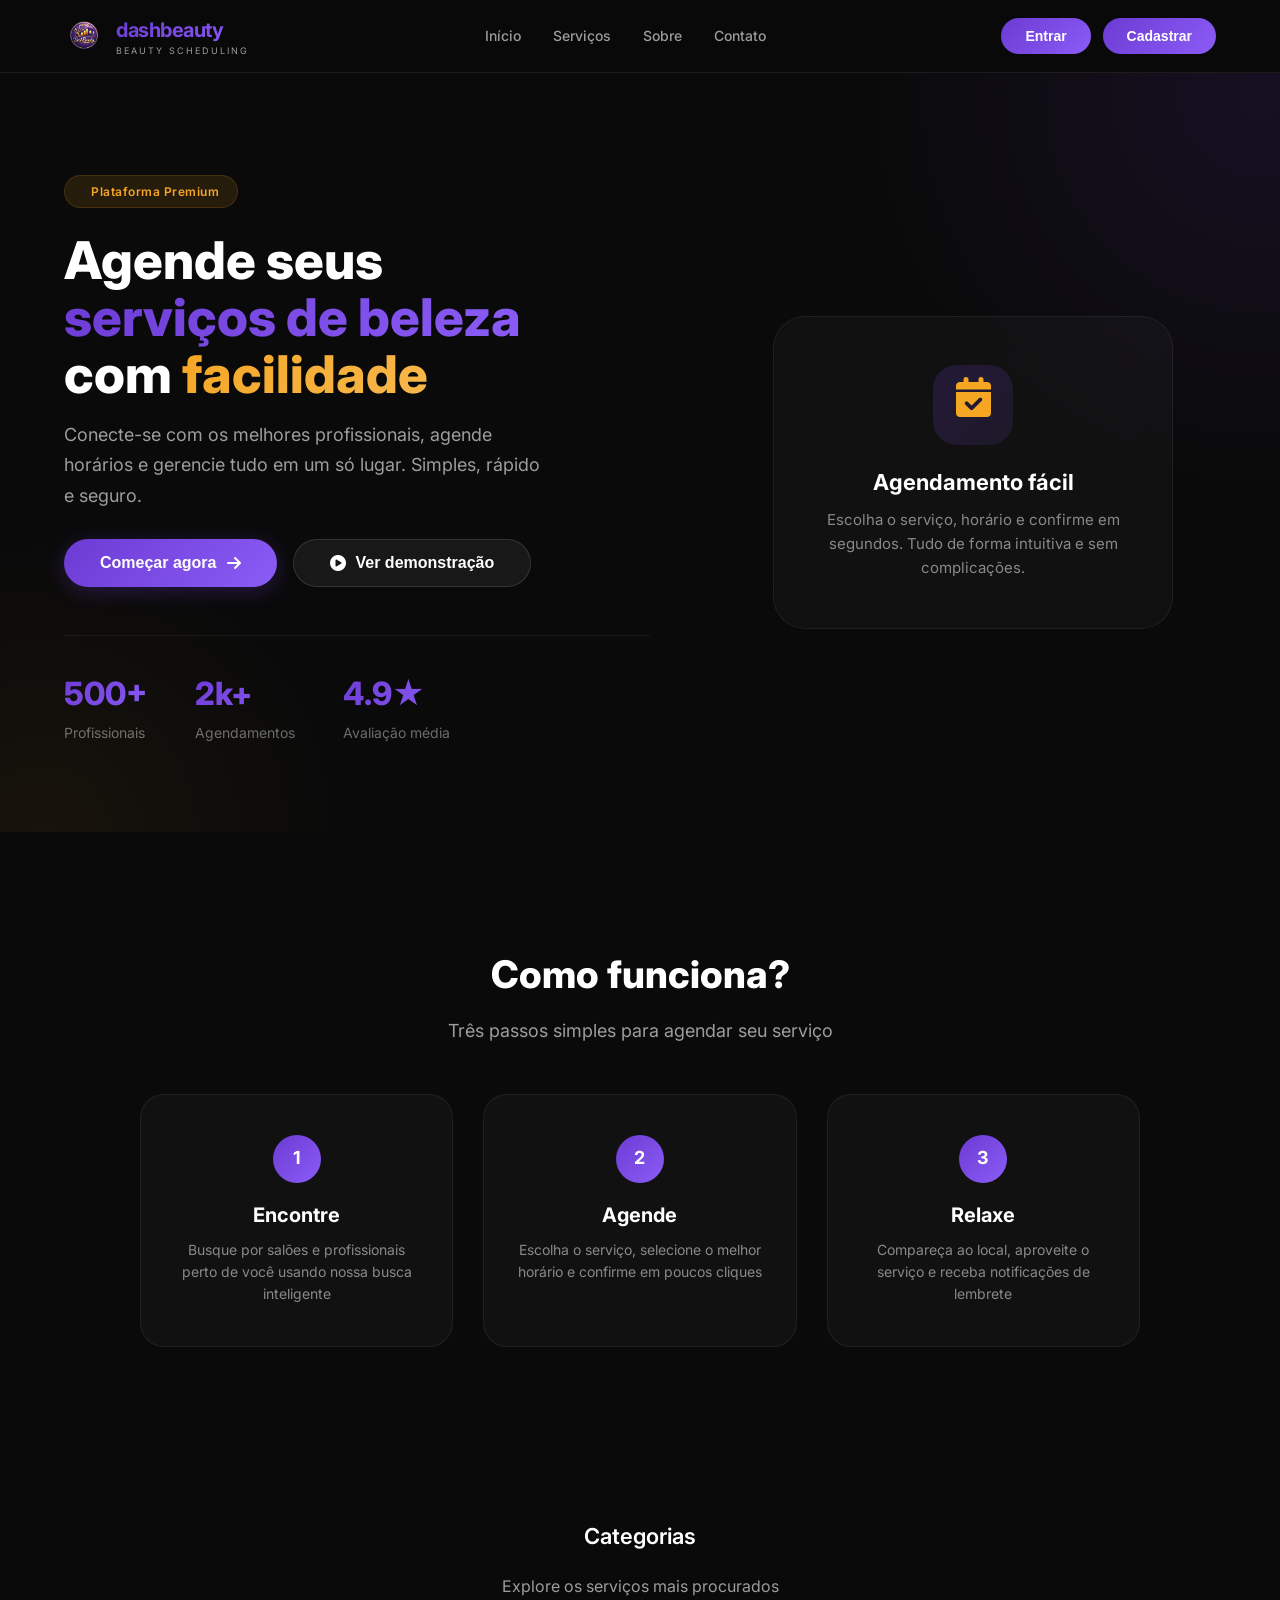
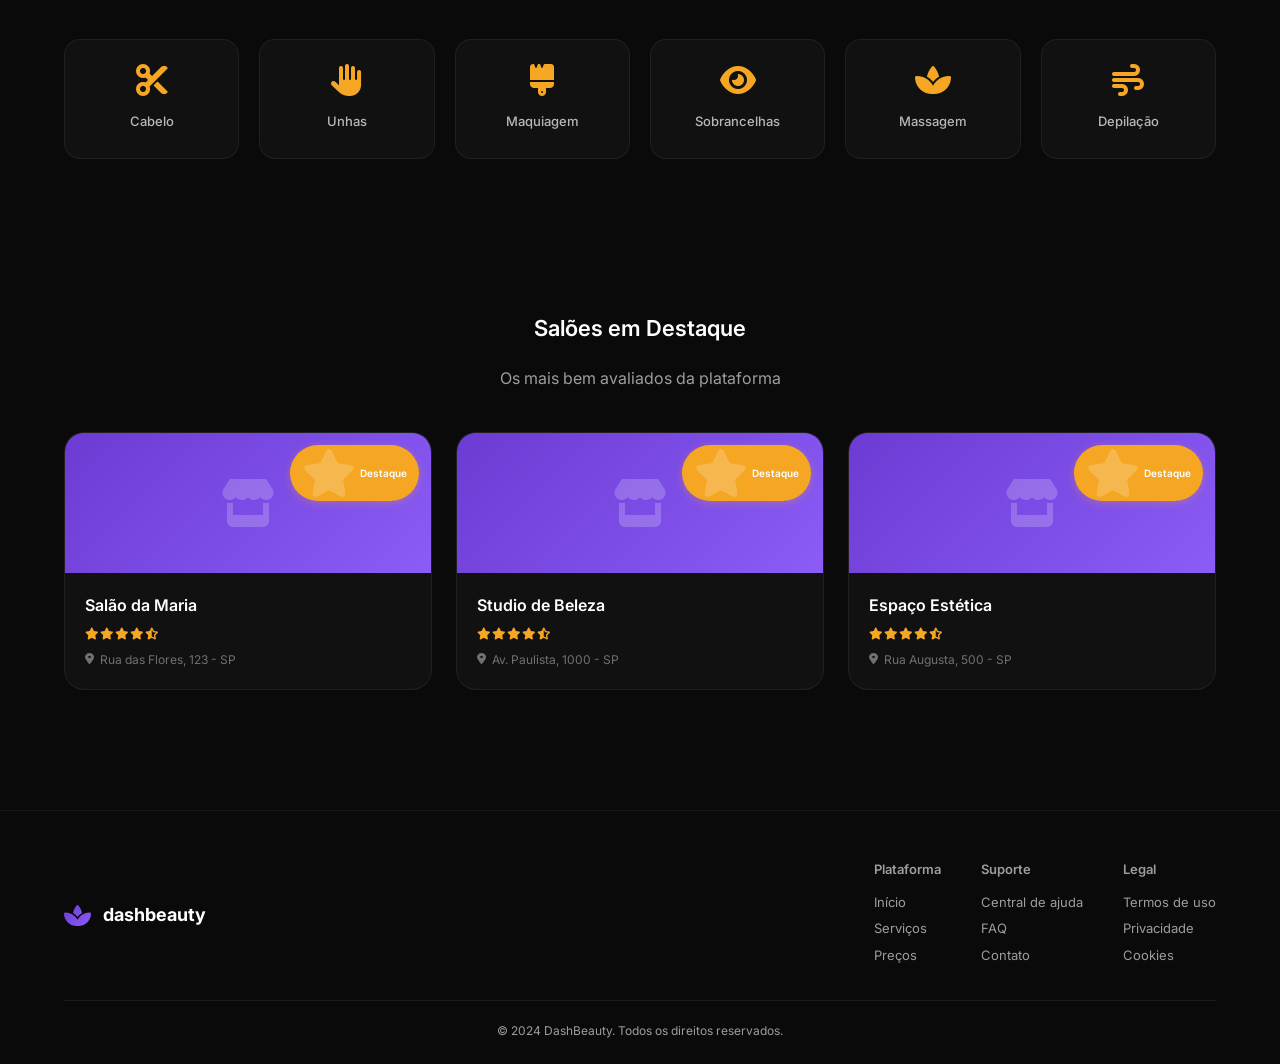
<file: public/index.html>
<!DOCTYPE html>
<html lang="pt-BR">
<head>
    <meta charset="UTF-8">
    <meta name="viewport" content="width=device-width, initial-scale=1.0">
    <title>DashBeauty | Agendamento de Beleza</title>
    <link rel="manifest" href="manifest.json">
    <link href="https://fonts.googleapis.com/css2?family=Inter:wght@300;400;500;600;700;800;900&display=swap" rel="stylesheet">
    <link rel="stylesheet" href="https://cdnjs.cloudflare.com/ajax/libs/font-awesome/6.5.1/css/all.min.css">
    <link rel="stylesheet" href="css/style.css">
    <style>
        /* ============================================
           ESTILOS EXCLUSIVOS DA TELA INICIAL
           ============================================ */
        
        /* Hero Section aprimorada */
        .hero {
            padding: 100px 0 60px;
            position: relative;
            overflow: hidden;
        }

        .hero::before {
            content: '';
            position: absolute;
            top: -50%;
            right: -30%;
            width: 800px;
            height: 800px;
            background: radial-gradient(circle, rgba(108, 59, 212, 0.12), transparent 70%);
            border-radius: 50%;
            pointer-events: none;
        }

        .hero::after {
            content: '';
            position: absolute;
            bottom: -40%;
            left: -20%;
            width: 600px;
            height: 600px;
            background: radial-gradient(circle, rgba(245, 166, 35, 0.06), transparent 70%);
            border-radius: 50%;
            pointer-events: none;
        }

        .hero .container {
            position: relative;
            z-index: 1;
            display: flex;
            align-items: center;
            gap: 80px;
            flex-wrap: wrap;
        }

        .hero-content {
            flex: 1 1 500px;
        }

        .hero-badge {
            display: inline-flex;
            align-items: center;
            gap: 8px;
            background: rgba(245, 166, 35, 0.12);
            color: #F5A623;
            padding: 6px 18px;
            border-radius: 9999px;
            font-size: 12px;
            font-weight: 600;
            border: 1px solid rgba(245, 166, 35, 0.15);
            margin-bottom: 24px;
            letter-spacing: 0.5px;
        }

        .hero-badge i {
            font-size: 14px;
        }

        .hero-title {
            font-size: 56px;
            font-weight: 900;
            line-height: 1.08;
            margin-bottom: 20px;
            color: #FFFFFF;
        }

        .hero-title .highlight {
            background: linear-gradient(135deg, #6C3BD4, #8B5CF6);
            -webkit-background-clip: text;
            -webkit-text-fill-color: transparent;
            background-clip: text;
        }

        .hero-title .highlight-gold {
            background: linear-gradient(135deg, #F5A623, #F7B84D);
            -webkit-background-clip: text;
            -webkit-text-fill-color: transparent;
            background-clip: text;
        }

        .hero-description {
            font-size: 18px;
            color: rgba(255,255,255,0.6);
            line-height: 1.7;
            max-width: 480px;
            margin-bottom: 32px;
        }

        .hero-buttons {
            display: flex;
            gap: 16px;
            flex-wrap: wrap;
        }

        .btn-hero-primary {
            background: linear-gradient(135deg, #6C3BD4, #8B5CF6);
            color: white;
            border: none;
            padding: 14px 36px;
            border-radius: 9999px;
            font-weight: 600;
            font-size: 16px;
            cursor: pointer;
            transition: all 0.3s cubic-bezier(0.4, 0, 0.2, 1);
            display: inline-flex;
            align-items: center;
            gap: 10px;
            box-shadow: 0 4px 20px rgba(108, 59, 212, 0.3);
        }

        .btn-hero-primary:hover {
            transform: translateY(-3px);
            box-shadow: 0 8px 32px rgba(108, 59, 212, 0.4);
        }

        .btn-hero-secondary {
            background: rgba(255,255,255,0.06);
            color: white;
            border: 1px solid rgba(255,255,255,0.12);
            padding: 14px 36px;
            border-radius: 9999px;
            font-weight: 600;
            font-size: 16px;
            cursor: pointer;
            transition: all 0.3s cubic-bezier(0.4, 0, 0.2, 1);
            display: inline-flex;
            align-items: center;
            gap: 10px;
        }

        .btn-hero-secondary:hover {
            background: rgba(255,255,255,0.1);
            border-color: rgba(108, 59, 212, 0.3);
            transform: translateY(-3px);
        }

        .hero-stats {
            display: flex;
            gap: 48px;
            margin-top: 48px;
            padding-top: 32px;
            border-top: 1px solid rgba(255,255,255,0.06);
        }

        .hero-stat h3 {
            font-size: 32px;
            font-weight: 800;
            background: linear-gradient(135deg, #6C3BD4, #8B5CF6);
            -webkit-background-clip: text;
            -webkit-text-fill-color: transparent;
            background-clip: text;
        }

        .hero-stat p {
            font-size: 14px;
            color: rgba(255,255,255,0.4);
            margin-top: 2px;
        }

        /* Hero Image */
        .hero-image {
            flex: 1 1 400px;
            display: flex;
            justify-content: center;
        }

        .hero-card {
            background: rgba(255,255,255,0.03);
            backdrop-filter: blur(20px);
            -webkit-backdrop-filter: blur(20px);
            border-radius: 32px;
            padding: 48px 40px;
            border: 1px solid rgba(255,255,255,0.06);
            text-align: center;
            max-width: 400px;
            width: 100%;
            transition: all 0.4s ease;
        }

        .hero-card:hover {
            border-color: rgba(108, 59, 212, 0.2);
            transform: translateY(-5px);
        }

        .hero-card-icon {
            width: 80px;
            height: 80px;
            background: linear-gradient(135deg, rgba(108, 59, 212, 0.2), rgba(139, 92, 246, 0.1));
            border-radius: 24px;
            display: flex;
            align-items: center;
            justify-content: center;
            margin: 0 auto 20px;
        }

        .hero-card-icon i {
            font-size: 40px;
            color: #F5A623;
        }

        .hero-card h4 {
            font-size: 22px;
            font-weight: 700;
            margin-bottom: 8px;
        }

        .hero-card p {
            color: rgba(255,255,255,0.5);
            font-size: 15px;
            line-height: 1.6;
        }

        /* Seção Como Funciona - Melhorada */
        .how-it-works {
            padding: 80px 0;
            text-align: center;
        }

        .how-it-works .section-title {
            font-size: 38px;
            font-weight: 800;
            margin-bottom: 12px;
        }

        .how-it-works .section-subtitle {
            font-size: 18px;
            margin-bottom: 48px;
        }

        .steps-grid {
            display: grid;
            grid-template-columns: repeat(3, 1fr);
            gap: 30px;
            max-width: 1000px;
            margin: 0 auto;
        }

        .step-card {
            background: rgba(255,255,255,0.03);
            border-radius: 24px;
            padding: 40px 28px;
            border: 1px solid rgba(255,255,255,0.06);
            transition: all 0.4s ease;
            position: relative;
        }

        .step-card:hover {
            transform: translateY(-8px);
            border-color: rgba(108, 59, 212, 0.2);
            background: rgba(108, 59, 212, 0.04);
        }

        .step-number {
            width: 48px;
            height: 48px;
            background: linear-gradient(135deg, #6C3BD4, #8B5CF6);
            border-radius: 9999px;
            display: flex;
            align-items: center;
            justify-content: center;
            font-weight: 700;
            font-size: 18px;
            color: white;
            margin: 0 auto 16px;
        }

        .step-card h3 {
            font-size: 20px;
            font-weight: 700;
            margin-bottom: 8px;
        }

        .step-card p {
            color: rgba(255,255,255,0.5);
            font-size: 14px;
            line-height: 1.6;
        }

        /* Categorias */
        .categories-section {
            padding: 60px 0;
        }

        .categories-grid {
            display: grid;
            grid-template-columns: repeat(auto-fit, minmax(120px, 1fr));
            gap: 20px;
            margin-top: 40px;
        }

        .category-item {
            background: rgba(255,255,255,0.03);
            border-radius: 16px;
            padding: 24px 16px;
            text-align: center;
            border: 1px solid rgba(255,255,255,0.06);
            cursor: pointer;
            transition: all 0.3s ease;
        }

        .category-item:hover {
            transform: translateY(-5px);
            border-color: rgba(108, 59, 212, 0.2);
            background: rgba(108, 59, 212, 0.04);
        }

        .category-item i {
            font-size: 32px;
            color: #F5A623;
            margin-bottom: 12px;
            display: block;
        }

        .category-item span {
            font-size: 13px;
            font-weight: 500;
            color: rgba(255,255,255,0.7);
        }

        /* Destaques */
        .featured-section {
            padding: 60px 0;
        }

        .featured-grid {
            display: grid;
            grid-template-columns: repeat(auto-fill, minmax(280px, 1fr));
            gap: 24px;
            margin-top: 40px;
        }

        .featured-card {
            background: rgba(255,255,255,0.03);
            border-radius: 20px;
            overflow: hidden;
            border: 1px solid rgba(255,255,255,0.06);
            transition: all 0.4s ease;
            cursor: pointer;
        }

        .featured-card:hover {
            transform: translateY(-8px);
            border-color: rgba(108, 59, 212, 0.2);
            box-shadow: 0 20px 40px rgba(0,0,0,0.2);
        }

        .featured-image {
            height: 140px;
            background: linear-gradient(135deg, #6C3BD4, #8B5CF6);
            display: flex;
            align-items: center;
            justify-content: center;
            position: relative;
        }

        .featured-image i {
            font-size: 48px;
            color: rgba(255,255,255,0.2);
        }

        .featured-tag {
            position: absolute;
            top: 12px;
            right: 12px;
            background: #F5A623;
            color: white;
            padding: 4px 12px;
            border-radius: 9999px;
            font-size: 10px;
            font-weight: 600;
        }

        .featured-info {
            padding: 20px;
        }

        .featured-info h4 {
            font-size: 16px;
            font-weight: 600;
            margin-bottom: 6px;
        }

        .featured-info .stars {
            color: #F5A623;
            font-size: 12px;
            letter-spacing: 1px;
            margin-bottom: 6px;
        }

        .featured-info .address {
            color: rgba(255,255,255,0.4);
            font-size: 12px;
            display: flex;
            align-items: center;
            gap: 6px;
        }

        /* Footer */
        .footer {
            border-top: 1px solid rgba(255,255,255,0.06);
            padding: 48px 0 24px;
            margin-top: 60px;
        }

        /* Responsividade */
        @media (max-width: 1024px) {
            .hero-title {
                font-size: 44px;
            }
        }

        @media (max-width: 768px) {
            .hero {
                padding: 60px 0 40px;
            }

            .hero .container {
                flex-direction: column;
                text-align: center;
                gap: 40px;
            }

            .hero-title {
                font-size: 36px;
            }

            .hero-description {
                max-width: 100%;
                margin-left: auto;
                margin-right: auto;
            }

            .hero-buttons {
                justify-content: center;
            }

            .hero-stats {
                justify-content: center;
                gap: 24px;
                flex-wrap: wrap;
            }

            .hero-stat h3 {
                font-size: 24px;
            }

            .steps-grid {
                grid-template-columns: 1fr;
                max-width: 400px;
            }

            .how-it-works .section-title {
                font-size: 28px;
            }

            .categories-grid {
                grid-template-columns: repeat(3, 1fr);
            }

            .featured-grid {
                grid-template-columns: 1fr;
            }

            .hero-card {
                padding: 32px 24px;
            }
        }

        @media (max-width: 480px) {
            .hero-title {
                font-size: 28px;
            }

            .hero-buttons {
                flex-direction: column;
                align-items: center;
                width: 100%;
            }

            .hero-buttons .btn-hero-primary,
            .hero-buttons .btn-hero-secondary {
                width: 100%;
                justify-content: center;
            }

            .categories-grid {
                grid-template-columns: repeat(2, 1fr);
            }

            .hero-card {
                padding: 24px 16px;
            }

            .hero-card-icon {
                width: 60px;
                height: 60px;
            }

            .hero-card-icon i {
                font-size: 28px;
            }

            .hero-card h4 {
                font-size: 18px;
            }
        }

/* ============================================
   LOGO DO SITE
   ============================================ */

.logo-img {
    width: 40px;
    height: 40px;
    object-fit: contain;
    border-radius: 8px;
    transition: transform 0.3s ease;
}

.logo-img:hover {
    transform: scale(1.05);
}

/* Para telas menores (tablets) */
@media (max-width: 768px) {
    .logo-img {
        width: 32px;
        height: 32px;
    }
}

/* Para telas muito pequenas (celulares) */
@media (max-width: 480px) {
    .logo-img {
        width: 28px;
        height: 28px;
    }
}

    </style>
</head>
<body>
    <!-- ============================================
    HEADER
    ============================================ -->
    <header class="header">
        <div class="container">
            <div class="logo" onclick="window.location.href='index.html'">
                <img src="assets/icons/logo.png" alt="DashBeauty Logo" class="logo-img">
                <link rel="icon" href="favicon.ico" type="image/x-icon">
    <link rel="shortcut icon" href="favicon.ico" type="image/x-icon">
    <link rel="icon" sizes="16x16" href="favicon.ico">
    <link rel="icon" sizes="32x32" href="favicon.ico">



                <div>
                    <h1>dashbeauty</h1>
                    <span>beauty scheduling</span>
                </div>
            </div>
            <nav class="nav">
                <a href="#">Início</a>
                <a href="#">Serviços</a>
                <a href="#">Sobre</a>
                <a href="#">Contato</a>
            </nav>
            <div class="auth-buttons" style="display: flex; gap: 12px;">
                <button class="btn-primary" onclick="window.location.href='login.html'">Entrar</button>
                <button class="btn-primary" onclick="window.location.href='register.html'">Cadastrar</button>
            </div>
        </div>
    </header>

    <!-- ============================================
    HERO SECTION
    ============================================ -->
    <section class="hero">
        <div class="container">
            <div class="hero-content">
                <div class="hero-badge">
                    <i class="fas fa-sparkles"></i>
                    Plataforma Premium
                </div>
                <h1 class="hero-title">
                    Agende seus<br>
                    <span class="highlight">serviços de beleza</span>
                    <br>com <span class="highlight-gold">facilidade</span>
                </h1>
                <p class="hero-description">
                    Conecte-se com os melhores profissionais, agende horários e 
                    gerencie tudo em um só lugar. Simples, rápido e seguro.
                </p>
                <div class="hero-buttons">
                    <button class="btn-hero-primary" onclick="window.location.href='register.html'">
                        Começar agora <i class="fas fa-arrow-right"></i>
                    </button>
                    <button class="btn-hero-secondary">
                        <i class="fas fa-play-circle"></i> Ver demonstração
                    </button>
                </div>
                <div class="hero-stats">
                    <div class="hero-stat">
                        <h3>500+</h3>
                        <p>Profissionais</p>
                    </div>
                    <div class="hero-stat">
                        <h3>2k+</h3>
                        <p>Agendamentos</p>
                    </div>
                    <div class="hero-stat">
                        <h3>4.9★</h3>
                        <p>Avaliação média</p>
                    </div>
                </div>
            </div>
            <div class="hero-image">
                <div class="hero-card">
                    <div class="hero-card-icon">
                        <i class="fas fa-calendar-check"></i>
                    </div>
                    <h4>Agendamento fácil</h4>
                    <p>Escolha o serviço, horário e confirme em segundos. Tudo de forma intuitiva e sem complicações.</p>
                </div>
            </div>
        </div>
    </section>

    <!-- ============================================
    COMO FUNCIONA
    ============================================ -->
    <section class="how-it-works">
        <div class="container">
            <h2 class="section-title">Como funciona?</h2>
            <p class="section-subtitle">Três passos simples para agendar seu serviço</p>
            <div class="steps-grid">
                <div class="step-card">
                    <div class="step-number">1</div>
                    <h3>Encontre</h3>
                    <p>Busque por salões e profissionais perto de você usando nossa busca inteligente</p>
                </div>
                <div class="step-card">
                    <div class="step-number">2</div>
                    <h3>Agende</h3>
                    <p>Escolha o serviço, selecione o melhor horário e confirme em poucos cliques</p>
                </div>
                <div class="step-card">
                    <div class="step-number">3</div>
                    <h3>Relaxe</h3>
                    <p>Compareça ao local, aproveite o serviço e receba notificações de lembrete</p>
                </div>
            </div>
        </div>
    </section>

    <!-- ============================================
    CATEGORIAS
    ============================================ -->
    <section class="categories-section">
        <div class="container">
            <h2 class="section-title" style="text-align: center;">Categorias</h2>
            <p class="section-subtitle">Explore os serviços mais procurados</p>
            <div class="categories-grid">
                <div class="category-item" onclick="window.location.href='client.html'">
                    <i class="fas fa-cut"></i>
                    <span>Cabelo</span>
                </div>
                <div class="category-item" onclick="window.location.href='client.html'">
                    <i class="fas fa-hand"></i>
                    <span>Unhas</span>
                </div>
                <div class="category-item" onclick="window.location.href='client.html'">
                    <i class="fas fa-brush"></i>
                    <span>Maquiagem</span>
                </div>
                <div class="category-item" onclick="window.location.href='client.html'">
                    <i class="fas fa-eye"></i>
                    <span>Sobrancelhas</span>
                </div>
                <div class="category-item" onclick="window.location.href='client.html'">
                    <i class="fas fa-spa"></i>
                    <span>Massagem</span>
                </div>
                <div class="category-item" onclick="window.location.href='client.html'">
                    <i class="fas fa-wind"></i>
                    <span>Depilação</span>
                </div>
            </div>
        </div>
    </section>

    <!-- ============================================
    DESTAQUES
    ============================================ -->
    <section class="featured-section">
        <div class="container">
            <h2 class="section-title" style="text-align: center;">Salões em Destaque</h2>
            <p class="section-subtitle">Os mais bem avaliados da plataforma</p>
            <div class="featured-grid" id="featured-grid">
                <!-- Carregado via JavaScript -->
            </div>
        </div>
    </section>

    <!-- ============================================
    FOOTER
    ============================================ -->
    <footer class="footer">
        <div class="container">
            <div class="footer-content">
                <div class="footer-logo">
                    <i class="fas fa-spa"></i>
                    <span>dashbeauty</span>
                </div>
                <div class="footer-links">
                    <div>
                        <h4>Plataforma</h4>
                        <a href="#">Início</a>
                        <a href="#">Serviços</a>
                        <a href="#">Preços</a>
                    </div>
                    <div>
                        <h4>Suporte</h4>
                        <a href="#">Central de ajuda</a>
                        <a href="#">FAQ</a>
                        <a href="#">Contato</a>
                    </div>
                    <div>
                        <h4>Legal</h4>
                        <a href="#">Termos de uso</a>
                        <a href="#">Privacidade</a>
                        <a href="#">Cookies</a>
                    </div>
                </div>
            </div>
            <div class="footer-bottom">
                <p>&copy; 2024 DashBeauty. Todos os direitos reservados.</p>
            </div>
        </div>
    </footer>

    <script>
        // ============================================
        // CARREGAR SALÕES EM DESTAQUE
        // ============================================
        const featuredBusinesses = [
            { id: 1, name: 'Salão da Maria', address: 'Rua das Flores, 123 - SP', rating: 4.8, featured: true },
            { id: 2, name: 'Studio de Beleza', address: 'Av. Paulista, 1000 - SP', rating: 4.5, featured: true },
            { id: 3, name: 'Espaço Estética', address: 'Rua Augusta, 500 - SP', rating: 4.9, featured: true }
        ];

        function renderStars(rating) {
            let stars = '';
            for (let i = 0; i < Math.floor(rating); i++) stars += '<i class="fas fa-star"></i>';
            if (rating % 1 >= 0.5) stars += '<i class="fas fa-star-half-alt"></i>';
            for (let i = stars.length / 2; i < 5; i++) stars += '<i class="far fa-star"></i>';
            return stars;
        }

        function displayFeatured() {
            const container = document.getElementById('featured-grid');
            container.innerHTML = featuredBusinesses.map(b => `
                <div class="featured-card" onclick="window.location.href='client.html'">
                    <div class="featured-image">
                        <i class="fas fa-store"></i>
                        <span class="featured-tag"><i class="fas fa-star"></i> Destaque</span>
                    </div>
                    <div class="featured-info">
                        <h4>${b.name}</h4>
                        <div class="stars">${renderStars(b.rating)}</div>
                        <div class="address">
                            <i class="fas fa-map-marker-alt"></i>
                            ${b.address}
                        </div>
                    </div>
                </div>
            `).join('');
        }

        displayFeatured();
    </script>
</body>
</html>
</file>
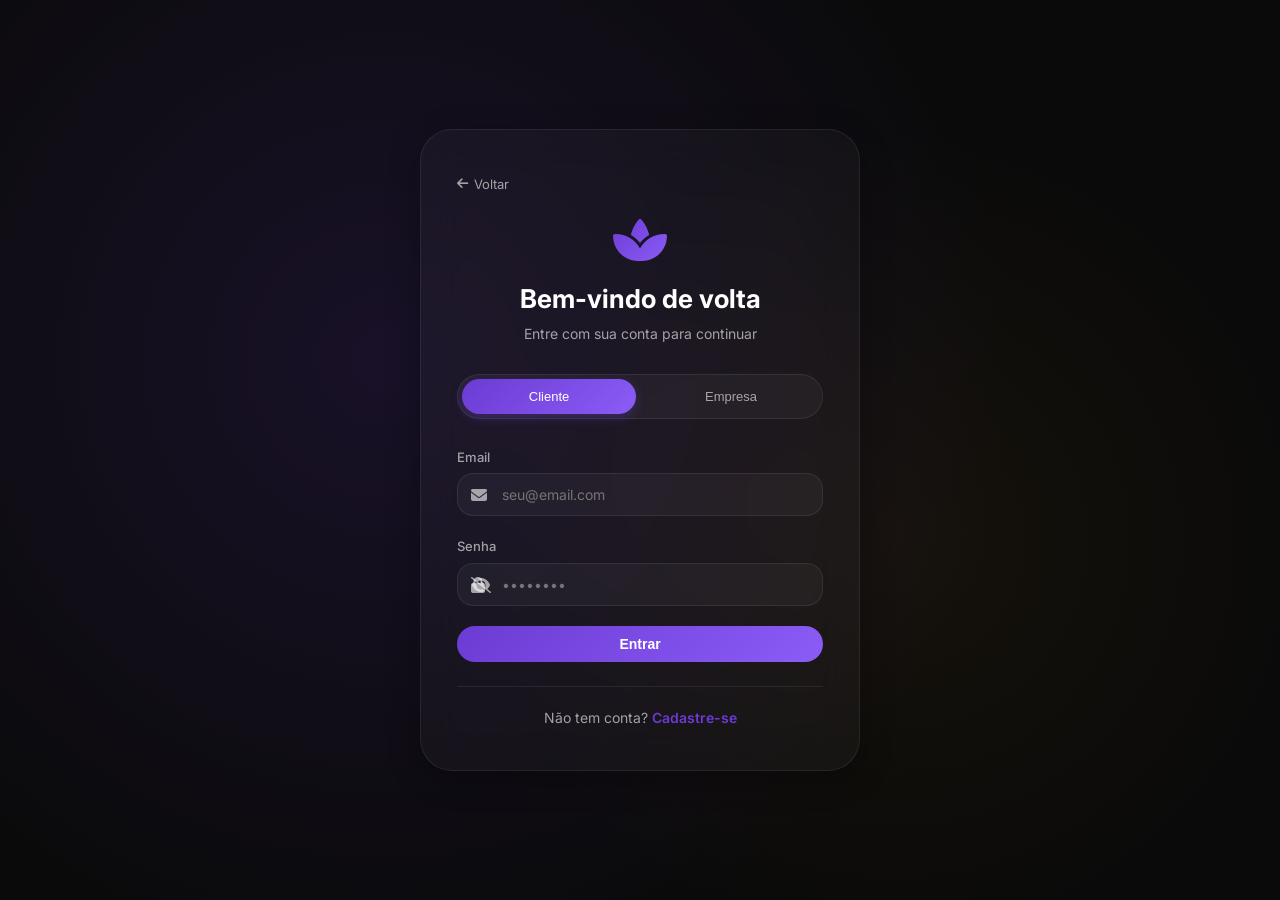
<file: public/login.html>
<!DOCTYPE html>
<html lang="pt-BR">
<head>
    <meta charset="UTF-8">
    <meta name="viewport" content="width=device-width, initial-scale=1.0">
    <title>Login | DashBeauty</title>
    <link rel="manifest" href="manifest.json">
    <link href="https://fonts.googleapis.com/css2?family=Inter:wght@300;400;500;600;700;800&display=swap" rel="stylesheet">
    <link rel="stylesheet" href="https://cdnjs.cloudflare.com/ajax/libs/font-awesome/6.5.1/css/all.min.css">
    <link rel="stylesheet" href="css/style.css">
</head>
<body class="auth-page">
    <div class="auth-container">
        <div class="auth-card">
            <a href="index.html" class="back-link"><i class="fas fa-arrow-left"></i> Voltar</a>
            
            <div class="auth-logo">
                <i class="fas fa-spa"></i>
                <h2>Bem-vindo de volta</h2>
                <p>Entre com sua conta para continuar</p>
            </div>

            <div class="role-selector">
                <button class="role-btn active" data-role="client">Cliente</button>
                <button class="role-btn" data-role="business">Empresa</button>
            </div>

            <form id="login-form">
                <div class="form-group">
                    <label>Email</label>
                    <div class="input-group">
                        <i class="fas fa-envelope"></i>
                        <input type="email" id="login-email" placeholder="seu@email.com" required>
                    </div>
                </div>
                <div class="form-group">
                    <label>Senha</label>
                    <div class="input-group">
                        <i class="fas fa-lock"></i>
                        <input type="password" id="login-password" placeholder="••••••••" required>
                        <i class="fas fa-eye-slash toggle-password"></i>
                    </div>
                </div>
                <button type="submit" class="btn-primary btn-block">Entrar</button>
            </form>

            <div class="auth-footer">
                <p>Não tem conta? <a href="register.html">Cadastre-se</a></p>
            </div>
        </div>
    </div>
    <div id="toast" class="toast"></div>

    <script src="js/api.js"></script>
    <script>
        let selectedRole = 'client';

        document.querySelectorAll('.role-btn').forEach(btn => {
            btn.addEventListener('click', function() {
                document.querySelectorAll('.role-btn').forEach(b => b.classList.remove('active'));
                this.classList.add('active');
                selectedRole = this.dataset.role;
            });
        });

        document.querySelector('.toggle-password').addEventListener('click', function() {
            const input = document.getElementById('login-password');
            if (input.type === 'password') {
                input.type = 'text';
                this.classList.remove('fa-eye-slash');
                this.classList.add('fa-eye');
            } else {
                input.type = 'password';
                this.classList.remove('fa-eye');
                this.classList.add('fa-eye-slash');
            }
        });

        document.getElementById('login-form').addEventListener('submit', async function(e) {
            e.preventDefault();
            
            const email = document.getElementById('login-email').value;
            const password = document.getElementById('login-password').value;
            
            if (!email || !password) {
                showToast('Preencha todos os campos', 'error');
                return;
            }
            
            const result = await API.login(email, password);
            
            if (result.success) {
                const userType = result.data.user_type;
                
                if (userType !== selectedRole) {
                    showToast(`Esta conta é de ${userType === 'client' ? 'cliente' : 'empresa'}`, 'error');
                    return;
                }
                
                showToast('Login realizado com sucesso!', 'success');
                
                setTimeout(() => {
                    if (userType === 'business') {
                        window.location.href = 'business.html';
                    } else {
                        window.location.href = 'client.html';
                    }
                }, 1000);
            } else {
                showToast(result.message || 'Erro ao fazer login', 'error');
            }
        });
    </script>
</body>
</html>
</file>
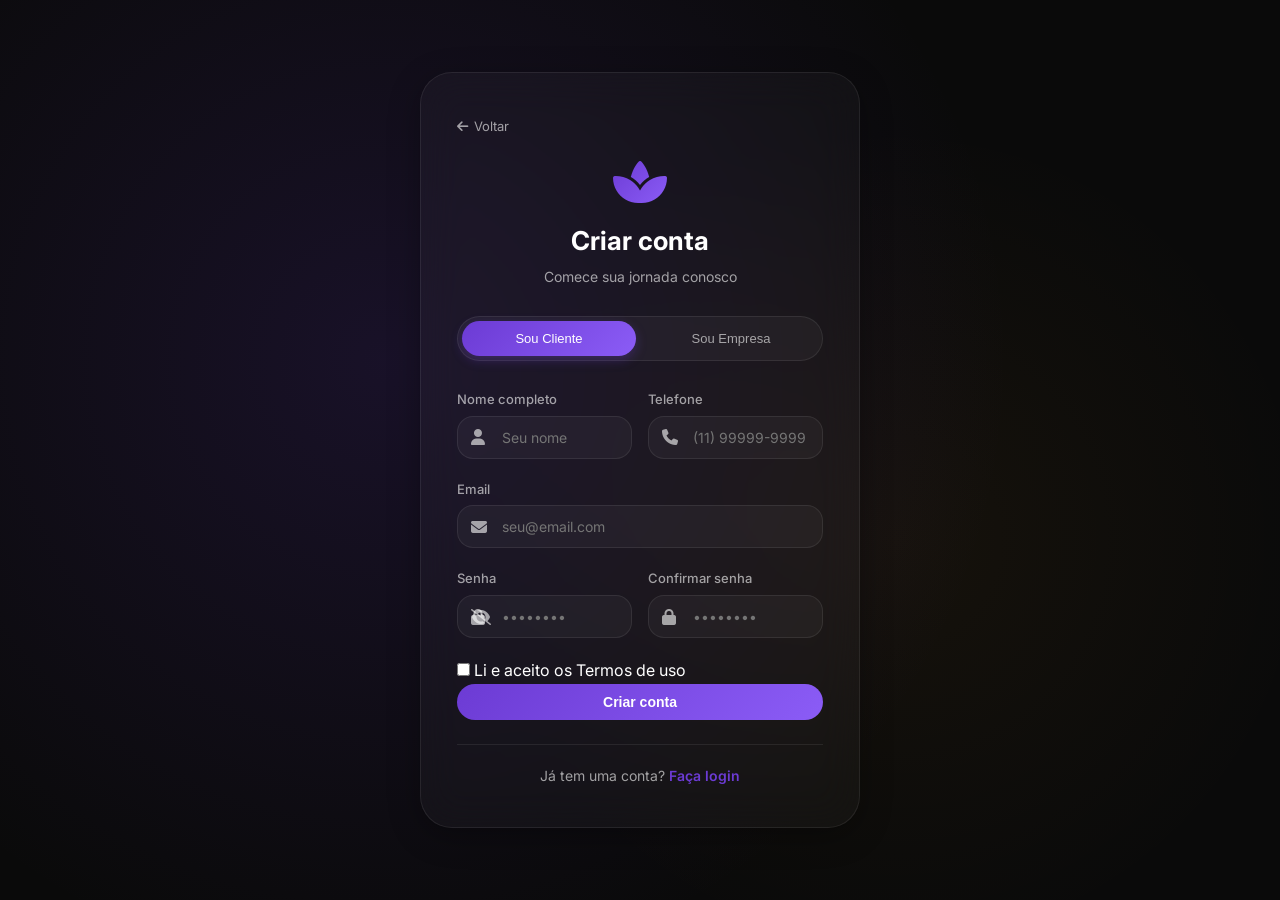
<file: public/register.html>
<!DOCTYPE html>
<html lang="pt-BR">
<head>
    <meta charset="UTF-8">
    <meta name="viewport" content="width=device-width, initial-scale=1.0">
    <title>Cadastro | DashBeauty</title>
    <link rel="manifest" href="manifest.json">
    <link href="https://fonts.googleapis.com/css2?family=Inter:wght@300;400;500;600;700;800&display=swap" rel="stylesheet">
    <link rel="stylesheet" href="https://cdnjs.cloudflare.com/ajax/libs/font-awesome/6.5.1/css/all.min.css">
    <link rel="stylesheet" href="css/style.css">
</head>
<body class="auth-page">
    <div class="auth-container">
        <div class="auth-card">
            <a href="index.html" class="back-link"><i class="fas fa-arrow-left"></i> Voltar</a>
            
            <div class="auth-logo">
                <i class="fas fa-spa"></i>
                <h2>Criar conta</h2>
                <p>Comece sua jornada conosco</p>
            </div>

            <div class="role-selector">
                <button class="role-btn active" data-role="client">Sou Cliente</button>
                <button class="role-btn" data-role="business">Sou Empresa</button>
            </div>

            <form id="register-form">
                <div class="form-row">
                    <div class="form-group">
                        <label>Nome completo</label>
                        <div class="input-group">
                            <i class="fas fa-user"></i>
                            <input type="text" id="register-name" placeholder="Seu nome" required>
                        </div>
                    </div>
                    <div class="form-group">
                        <label>Telefone</label>
                        <div class="input-group">
                            <i class="fas fa-phone"></i>
                            <input type="tel" id="register-phone" placeholder="(11) 99999-9999" required>
                        </div>
                    </div>
                </div>
                <div class="form-group">
                    <label>Email</label>
                    <div class="input-group">
                        <i class="fas fa-envelope"></i>
                        <input type="email" id="register-email" placeholder="seu@email.com" required>
                    </div>
                </div>
                <div class="form-group business-field" style="display: none;">
                    <label>Nome do estabelecimento</label>
                    <div class="input-group">
                        <i class="fas fa-store"></i>
                        <input type="text" id="register-business-name" placeholder="Nome do seu salão">
                    </div>
                </div>
                <div class="form-row">
                    <div class="form-group">
                        <label>Senha</label>
                        <div class="input-group">
                            <i class="fas fa-lock"></i>
                            <input type="password" id="register-password" placeholder="••••••••" required>
                            <i class="fas fa-eye-slash toggle-password"></i>
                        </div>
                    </div>
                    <div class="form-group">
                        <label>Confirmar senha</label>
                        <div class="input-group">
                            <i class="fas fa-lock"></i>
                            <input type="password" id="register-confirm-password" placeholder="••••••••" required>
                        </div>
                    </div>
                </div>
                <div class="terms">
                    <label class="checkbox">
                        <input type="checkbox" required> Li e aceito os <a href="#">Termos de uso</a>
                    </label>
                </div>
                <button type="submit" class="btn-primary btn-block">Criar conta</button>
            </form>

            <div class="auth-footer">
                <p>Já tem uma conta? <a href="login.html">Faça login</a></p>
            </div>
        </div>
    </div>
    <div id="toast" class="toast"></div>

    <script src="js/api.js"></script>
    <script>
        let selectedRole = 'client';

        document.querySelectorAll('.role-btn').forEach(btn => {
            btn.addEventListener('click', function() {
                document.querySelectorAll('.role-btn').forEach(b => b.classList.remove('active'));
                this.classList.add('active');
                selectedRole = this.dataset.role;
                
                const businessField = document.querySelector('.business-field');
                if (selectedRole === 'business') {
                    businessField.style.display = 'block';
                } else {
                    businessField.style.display = 'none';
                }
            });
        });

        document.querySelectorAll('.toggle-password').forEach(icon => {
            icon.addEventListener('click', function() {
                const input = this.parentElement.querySelector('input');
                if (input.type === 'password') {
                    input.type = 'text';
                    this.classList.remove('fa-eye-slash');
                    this.classList.add('fa-eye');
                } else {
                    input.type = 'password';
                    this.classList.remove('fa-eye');
                    this.classList.add('fa-eye-slash');
                }
            });
        });

        document.getElementById('register-form').addEventListener('submit', async function(e) {
            e.preventDefault();
            
            const name = document.getElementById('register-name').value;
            const email = document.getElementById('register-email').value;
            const phone = document.getElementById('register-phone').value;
            const password = document.getElementById('register-password').value;
            const confirmPassword = document.getElementById('register-confirm-password').value;
            const businessName = document.getElementById('register-business-name').value;
            
            if (!name || !email || !phone || !password) {
                showToast('Preencha todos os campos', 'error');
                return;
            }
            
            if (password !== confirmPassword) {
                showToast('As senhas não coincidem', 'error');
                return;
            }
            
            if (password.length < 6) {
                showToast('A senha deve ter pelo menos 6 caracteres', 'error');
                return;
            }
            
            const userData = {
                name: name,
                email: email,
                phone: phone,
                password: password,
                user_type: selectedRole
            };
            
            if (selectedRole === 'business') {
                userData.business_name = businessName || name;
                userData.description = '';
            }
            
            const result = await API.register(userData);
            
            if (result.success) {
                showToast('Cadastro realizado com sucesso!', 'success');
                
                setTimeout(() => {
                    if (selectedRole === 'business') {
                        window.location.href = 'business.html';
                    } else {
                        window.location.href = 'client.html';
                    }
                }, 1500);
            } else {
                showToast(result.message || 'Erro ao cadastrar', 'error');
            }
        });
    </script>
</body>
</html>
</file>
<file: public/css/style.css>
/* ============================================
   DASHBEAUTY - CSS PREMIUM
   Design moderno, limpo e responsivo
   Cores: Roxo (#6C3BD4), Dourado (#F5A623), Preto (#0A0A0A)
   ============================================ */

/* ============================================
   VARIÁVEIS GLOBAIS
   ============================================ */
:root {
  --primary: #6c3bd4;
  --primary-dark: #5a2db8;
  --primary-light: #8b5cf6;
  --primary-gradient: linear-gradient(135deg, #6c3bd4, #8b5cf6);
  --secondary: #f5a623;
  --secondary-gradient: linear-gradient(135deg, #f5a623, #f7b84d);
  --success: #10b981;
  --error: #ef4444;
  --info: #3b82f6;
  --bg: #0a0a0a;
  --bg-card: rgba(255, 255, 255, 0.04);
  --bg-card-hover: rgba(255, 255, 255, 0.08);
  --border: rgba(255, 255, 255, 0.08);
  --border-hover: rgba(108, 59, 212, 0.4);
  --text: #ffffff;
  --text-muted: rgba(255, 255, 255, 0.6);
  --text-dark: #1a1a1a;
  --shadow: 0 8px 32px rgba(0, 0, 0, 0.3);
  --shadow-hover: 0 12px 48px rgba(108, 59, 212, 0.2);
  --radius-sm: 8px;
  --radius-md: 12px;
  --radius-lg: 16px;
  --radius-xl: 20px;
  --radius-2xl: 24px;
  --radius-3xl: 32px;
  --radius-full: 9999px;
  --transition: all 0.3s cubic-bezier(0.4, 0, 0.2, 1);
}

/* ============================================
   RESET E BASE
   ============================================ */
* {
  margin: 0;
  padding: 0;
  box-sizing: border-box;
}

html {
  scroll-behavior: smooth;
}

body {
  font-family:
    "Inter",
    -apple-system,
    BlinkMacSystemFont,
    "Segoe UI",
    Roboto,
    sans-serif;
  background: var(--bg);
  color: var(--text);
  line-height: 1.6;
  min-height: 100vh;
}

.container {
  max-width: 1200px;
  margin: 0 auto;
  padding: 0 24px;
}

a {
  text-decoration: none;
  color: inherit;
}

img {
  max-width: 100%;
  display: block;
}

/* ============================================
   SCROLLBAR PERSONALIZADA
   ============================================ */
::-webkit-scrollbar {
  width: 8px;
}

::-webkit-scrollbar-track {
  background: var(--bg);
}

::-webkit-scrollbar-thumb {
  background: var(--primary);
  border-radius: var(--radius-full);
}

::-webkit-scrollbar-thumb:hover {
  background: var(--primary-dark);
}

/* ============================================
   HEADER
   ============================================ */
.header {
  background: rgba(10, 10, 10, 0.92);
  backdrop-filter: blur(16px);
  -webkit-backdrop-filter: blur(16px);
  border-bottom: 1px solid var(--border);
  position: sticky;
  top: 0;
  z-index: 100;
  transition: var(--transition);
}

.header .container {
  display: flex;
  justify-content: space-between;
  align-items: center;
  padding: 14px 24px;
  flex-wrap: wrap;
  gap: 16px;
}

.logo {
  display: flex;
  align-items: center;
  gap: 12px;
  cursor: pointer;
  transition: var(--transition);
}

.logo:hover {
  transform: scale(1.02);
}

.logo i {
  font-size: 28px;
  background: var(--primary-gradient);
  -webkit-background-clip: text;
  -webkit-text-fill-color: transparent;
}

.logo h1 {
  font-size: 20px;
  font-weight: 700;
  background: var(--primary-gradient);
  -webkit-background-clip: text;
  -webkit-text-fill-color: transparent;
  letter-spacing: -0.5px;
}

.logo span {
  font-size: 9px;
  text-transform: uppercase;
  letter-spacing: 2px;
  color: var(--text-muted);
  display: block;
  margin-top: -2px;
}

/* ============================================
   NAVEGAÇÃO
   ============================================ */
.nav {
  display: flex;
  gap: 32px;
  align-items: center;
}

.nav a {
  color: var(--text-muted);
  font-size: 14px;
  font-weight: 500;
  transition: var(--transition);
  position: relative;
}

.nav a::after {
  content: "";
  position: absolute;
  bottom: -4px;
  left: 0;
  width: 0;
  height: 2px;
  background: var(--primary-gradient);
  transition: var(--transition);
}

.nav a:hover {
  color: var(--text);
}

.nav a:hover::after {
  width: 100%;
}

.nav-menu {
  display: flex;
  gap: 4px;
  flex-wrap: wrap;
}

.nav-link {
  background: transparent;
  border: none;
  color: var(--text-muted);
  padding: 8px 16px;
  border-radius: var(--radius-md);
  cursor: pointer;
  font-weight: 500;
  font-size: 13px;
  transition: var(--transition);
  display: flex;
  align-items: center;
  gap: 8px;
}

.nav-link i {
  font-size: 16px;
}

.nav-link:hover {
  color: var(--text);
  background: var(--bg-card);
}

.nav-link.active {
  background: var(--primary-gradient);
  color: white;
  box-shadow: 0 4px 16px rgba(108, 59, 212, 0.3);
}

/* ============================================
   BOTÕES
   ============================================ */
.btn-primary {
  background: var(--primary-gradient);
  color: white;
  border: none;
  padding: 10px 24px;
  border-radius: var(--radius-full);
  font-weight: 600;
  font-size: 14px;
  cursor: pointer;
  transition: var(--transition);
  display: inline-flex;
  align-items: center;
  gap: 8px;
}

.btn-primary:hover {
  transform: translateY(-2px);
  box-shadow: 0 8px 24px rgba(108, 59, 212, 0.35);
}

.btn-primary:active {
  transform: translateY(0);
}

.btn-primary.btn-lg {
  padding: 14px 36px;
  font-size: 16px;
}

.btn-primary.btn-block {
  width: 100%;
  justify-content: center;
}

.btn-primary.small {
  padding: 6px 14px;
  font-size: 12px;
}

.btn-secondary {
  background: transparent;
  border: 1px solid rgba(255, 255, 255, 0.15);
  color: var(--text);
  padding: 10px 24px;
  border-radius: var(--radius-full);
  font-weight: 600;
  font-size: 14px;
  cursor: pointer;
  transition: var(--transition);
  display: inline-flex;
  align-items: center;
  gap: 8px;
}

.btn-secondary:hover {
  border-color: var(--primary);
  background: rgba(108, 59, 212, 0.1);
  transform: translateY(-2px);
}

.btn-outline {
  background: transparent;
  border: 1px solid rgba(108, 59, 212, 0.4);
  color: var(--primary);
  padding: 8px 20px;
  border-radius: var(--radius-full);
  font-weight: 500;
  font-size: 14px;
  cursor: pointer;
  transition: var(--transition);
}

.btn-outline:hover {
  background: var(--primary-gradient);
  color: white;
  border-color: transparent;
}

.btn-logout {
  background: rgba(239, 68, 68, 0.12);
  border: 1px solid rgba(239, 68, 68, 0.25);
  color: var(--error);
  padding: 8px 14px;
  border-radius: var(--radius-full);
  cursor: pointer;
  font-weight: 500;
  font-size: 13px;
  transition: var(--transition);
  display: flex;
  align-items: center;
  gap: 6px;
}

.btn-logout:hover {
  background: var(--error);
  color: white;
  border-color: var(--error);
}

.btn-cancel {
  background: rgba(239, 68, 68, 0.12);
  border: 1px solid rgba(239, 68, 68, 0.25);
  color: var(--error);
  padding: 8px 16px;
  border-radius: var(--radius-full);
  cursor: pointer;
  font-weight: 500;
  transition: var(--transition);
}

.btn-cancel:hover {
  background: var(--error);
  color: white;
}

.btn-confirm {
  background: rgba(16, 185, 129, 0.12);
  border: 1px solid rgba(16, 185, 129, 0.25);
  color: var(--success);
  padding: 8px 16px;
  border-radius: var(--radius-full);
  cursor: pointer;
  font-weight: 500;
  transition: var(--transition);
}

.btn-confirm:hover {
  background: var(--success);
  color: white;
}

.btn-edit {
  background: none;
  border: none;
  color: var(--info);
  cursor: pointer;
  padding: 6px;
  font-size: 16px;
  border-radius: var(--radius-sm);
  transition: var(--transition);
}

.btn-edit:hover {
  background: rgba(59, 130, 246, 0.1);
  transform: scale(1.1);
}

.btn-delete {
  background: none;
  border: none;
  color: var(--error);
  cursor: pointer;
  padding: 6px;
  font-size: 16px;
  border-radius: var(--radius-sm);
  transition: var(--transition);
}

.btn-delete:hover {
  background: rgba(239, 68, 68, 0.1);
  transform: scale(1.1);
}

.btn-favorite {
  background: none;
  border: none;
  cursor: pointer;
  font-size: 20px;
  color: rgba(255, 255, 255, 0.2);
  transition: var(--transition);
  position: absolute;
  bottom: 12px;
  right: 12px;
}

.btn-favorite:hover {
  transform: scale(1.15);
}

.btn-favorite.active {
  color: var(--secondary);
}

/* ============================================
   CARDS DE EMPRESAS
   ============================================ */
.businesses-grid {
  display: grid;
  grid-template-columns: repeat(auto-fill, minmax(280px, 1fr));
  gap: 24px;
}

.business-card {
  background: var(--bg-card);
  border-radius: var(--radius-xl);
  overflow: hidden;
  border: 1px solid var(--border);
  cursor: pointer;
  transition: var(--transition);
  position: relative;
}

.business-card:hover {
  transform: translateY(-8px);
  border-color: var(--border-hover);
  box-shadow: var(--shadow-hover);
  background: var(--bg-card-hover);
}

.business-image {
  height: 140px;
  background: var(--primary-gradient);
  display: flex;
  align-items: center;
  justify-content: center;
  position: relative;
  overflow: hidden;
}

.business-image::after {
  content: "";
  position: absolute;
  inset: 0;
  background: linear-gradient(180deg, transparent 60%, rgba(0, 0, 0, 0.4));
}

.business-image i {
  font-size: 48px;
  color: rgba(255, 255, 255, 0.3);
  z-index: 1;
}

.featured-tag {
  position: absolute;
  top: 12px;
  right: 12px;
  background: var(--secondary-gradient);
  color: white;
  padding: 4px 12px;
  border-radius: var(--radius-full);
  font-size: 10px;
  font-weight: 600;
  z-index: 2;
  display: flex;
  align-items: center;
  gap: 4px;
  box-shadow: 0 2px 8px rgba(245, 166, 35, 0.3);
}

.business-info {
  padding: 20px;
}

.business-info h4 {
  font-size: 16px;
  font-weight: 600;
  margin-bottom: 6px;
  color: var(--text);
}

.business-rating {
  display: flex;
  align-items: center;
  gap: 8px;
  margin-bottom: 8px;
}

.stars {
  color: var(--secondary);
  font-size: 12px;
  letter-spacing: 1px;
}

.business-address {
  color: var(--text-muted);
  font-size: 12px;
  display: flex;
  align-items: center;
  gap: 6px;
}

/* ============================================
   CATEGORIAS
   ============================================ */
.categories-grid {
  display: grid;
  grid-template-columns: repeat(auto-fit, minmax(100px, 1fr));
  gap: 16px;
}

.category-card {
  background: var(--bg-card);
  border-radius: var(--radius-lg);
  padding: 20px 16px;
  text-align: center;
  cursor: pointer;
  border: 1px solid var(--border);
  transition: var(--transition);
}

.category-card:hover {
  transform: translateY(-6px);
  border-color: var(--border-hover);
  background: var(--bg-card-hover);
}

.category-card i {
  font-size: 28px;
  color: var(--secondary);
  margin-bottom: 10px;
  display: block;
}

.category-card span {
  font-size: 13px;
  font-weight: 500;
  color: var(--text-muted);
}

/* ============================================
   FORMULÁRIOS
   ============================================ */
.form-group {
  margin-bottom: 20px;
}

.form-group label {
  display: block;
  color: var(--text-muted);
  font-size: 13px;
  font-weight: 500;
  margin-bottom: 6px;
}

.input-group {
  position: relative;
}

.input-group i {
  position: absolute;
  left: 14px;
  top: 50%;
  transform: translateY(-50%);
  color: var(--text-muted);
  font-size: 16px;
}

.input-group input,
.input-group select,
.input-group textarea {
  width: 100%;
  padding: 12px 16px 12px 44px;
  background: rgba(255, 255, 255, 0.04);
  border: 1px solid var(--border);
  border-radius: var(--radius-lg);
  color: var(--text);
  font-size: 14px;
  font-family: inherit;
  transition: var(--transition);
}

.input-group textarea {
  padding: 12px 16px;
  resize: vertical;
  min-height: 100px;
}

.input-group input:focus,
.input-group select:focus,
.input-group textarea:focus {
  outline: none;
  border-color: var(--primary);
  background: rgba(108, 59, 212, 0.06);
  box-shadow: 0 0 0 3px rgba(108, 59, 212, 0.1);
}

.toggle-password {
  position: absolute;
  right: 14px;
  top: 50%;
  transform: translateY(-50%);
  cursor: pointer;
  color: var(--text-muted);
  transition: var(--transition);
}

.toggle-password:hover {
  color: var(--text);
}

.form-row {
  display: grid;
  grid-template-columns: 1fr 1fr;
  gap: 16px;
}

/* ============================================
   AUTENTICAÇÃO
   ============================================ */
.auth-page {
  min-height: 100vh;
  display: flex;
  align-items: center;
  justify-content: center;
  padding: 40px 20px;
  position: relative;
}

.auth-page::before {
  content: "";
  position: absolute;
  inset: 0;
  background:
    radial-gradient(
      circle at 30% 40%,
      rgba(108, 59, 212, 0.15),
      transparent 60%
    ),
    radial-gradient(
      circle at 70% 60%,
      rgba(245, 166, 35, 0.05),
      transparent 40%
    );
  pointer-events: none;
}

.auth-container {
  max-width: 440px;
  width: 100%;
  position: relative;
  z-index: 1;
}

.auth-card {
  background: rgba(255, 255, 255, 0.03);
  backdrop-filter: blur(20px);
  -webkit-backdrop-filter: blur(20px);
  border-radius: var(--radius-3xl);
  padding: 40px 36px;
  border: 1px solid var(--border);
  box-shadow: var(--shadow);
}

.back-link {
  color: var(--text-muted);
  font-size: 13px;
  display: inline-flex;
  align-items: center;
  gap: 6px;
  transition: var(--transition);
}

.back-link:hover {
  color: var(--secondary);
}

.auth-logo {
  text-align: center;
  margin: 20px 0 28px;
}

.auth-logo i {
  font-size: 48px;
  background: var(--primary-gradient);
  -webkit-background-clip: text;
  -webkit-text-fill-color: transparent;
}

.auth-logo h2 {
  font-size: 26px;
  font-weight: 700;
  margin: 12px 0 4px;
}

.auth-logo p {
  color: var(--text-muted);
  font-size: 14px;
}

.role-selector {
  display: flex;
  gap: 8px;
  background: rgba(255, 255, 255, 0.04);
  border-radius: var(--radius-full);
  padding: 4px;
  margin-bottom: 28px;
  border: 1px solid var(--border);
}

.role-btn {
  flex: 1;
  background: transparent;
  border: none;
  padding: 10px;
  border-radius: var(--radius-full);
  color: var(--text-muted);
  font-weight: 500;
  cursor: pointer;
  transition: var(--transition);
  font-size: 13px;
}

.role-btn.active {
  background: var(--primary-gradient);
  color: white;
  box-shadow: 0 4px 12px rgba(108, 59, 212, 0.3);
}

.auth-footer {
  text-align: center;
  margin-top: 24px;
  padding-top: 20px;
  border-top: 1px solid var(--border);
  color: var(--text-muted);
  font-size: 14px;
}

.auth-footer a {
  color: var(--primary);
  font-weight: 600;
  transition: var(--transition);
}

.auth-footer a:hover {
  color: var(--secondary);
}

/* ============================================
   SEARCH BOX
   ============================================ */
.search-box {
  display: flex;
  background: rgba(255, 255, 255, 0.04);
  border-radius: var(--radius-full);
  overflow: hidden;
  border: 1px solid var(--border);
  margin-bottom: 32px;
  transition: var(--transition);
}

.search-box:focus-within {
  border-color: var(--primary);
  box-shadow: 0 0 0 3px rgba(108, 59, 212, 0.1);
}

.search-box i {
  padding: 14px 0 14px 20px;
  color: var(--text-muted);
}

.search-box input {
  flex: 1;
  padding: 14px 16px;
  background: transparent;
  border: none;
  color: var(--text);
  font-size: 14px;
  outline: none;
}

.search-box input::placeholder {
  color: var(--text-muted);
}

.search-box button {
  padding: 14px 28px;
  background: var(--primary-gradient);
  border: none;
  color: white;
  cursor: pointer;
  font-weight: 600;
  font-size: 14px;
  transition: var(--transition);
}

.search-box button:hover {
  opacity: 0.9;
}

/* ============================================
   GREETING
   ============================================ */
.greeting {
  background: linear-gradient(
    135deg,
    rgba(108, 59, 212, 0.15),
    rgba(139, 92, 246, 0.05)
  );
  border-radius: var(--radius-2xl);
  padding: 32px;
  margin-bottom: 32px;
  border: 1px solid var(--border);
}

.greeting h2 {
  font-size: 28px;
  font-weight: 700;
  margin-bottom: 4px;
}

.greeting h2 span {
  background: var(--primary-gradient);
  -webkit-background-clip: text;
  -webkit-text-fill-color: transparent;
}

.greeting p {
  color: var(--text-muted);
}

/* ============================================
   SECTION TITLE
   ============================================ */
.section-title {
  font-size: 22px;
  font-weight: 600;
  margin: 32px 0 20px;
  color: var(--text);
}

.section-subtitle {
  text-align: center;
  color: var(--text-muted);
  font-size: 16px;
  margin-bottom: 40px;
}

/* ============================================
   SERVICE CARDS
   ============================================ */
.services-list {
  display: flex;
  flex-direction: column;
  gap: 12px;
}

.service-card {
  background: var(--bg-card);
  border-radius: var(--radius-lg);
  padding: 16px 20px;
  display: flex;
  justify-content: space-between;
  align-items: center;
  flex-wrap: wrap;
  gap: 12px;
  border: 1px solid var(--border);
  transition: var(--transition);
}

.service-card:hover {
  border-color: var(--border-hover);
  background: var(--bg-card-hover);
}

.service-card h4 {
  font-size: 15px;
  font-weight: 600;
  margin-bottom: 2px;
}

.service-card p {
  font-size: 13px;
  color: var(--text-muted);
  margin-bottom: 6px;
}

.service-price {
  color: var(--primary);
  font-weight: 700;
  font-size: 18px;
}

.service-duration {
  color: var(--text-muted);
  font-size: 12px;
}

/* ============================================
   APPOINTMENT CARDS
   ============================================ */
.appointments-list {
  display: flex;
  flex-direction: column;
  gap: 12px;
}

.appointment-card {
  background: var(--bg-card);
  border-radius: var(--radius-lg);
  padding: 16px 20px;
  display: flex;
  justify-content: space-between;
  align-items: center;
  flex-wrap: wrap;
  gap: 12px;
  border: 1px solid var(--border);
  transition: var(--transition);
}

.appointment-card:hover {
  border-color: var(--border-hover);
}

.appointment-card h4 {
  font-size: 15px;
  font-weight: 600;
}

.appointment-card p {
  font-size: 13px;
  color: var(--text-muted);
}

.appointment-status {
  padding: 4px 12px;
  border-radius: var(--radius-full);
  font-size: 11px;
  font-weight: 600;
  text-transform: uppercase;
  letter-spacing: 0.5px;
}

.status-scheduled {
  background: rgba(245, 166, 35, 0.15);
  color: var(--secondary);
}
.status-confirmed {
  background: rgba(59, 130, 246, 0.15);
  color: var(--info);
}
.status-completed {
  background: rgba(16, 185, 129, 0.15);
  color: var(--success);
}
.status-cancelled {
  background: rgba(239, 68, 68, 0.15);
  color: var(--error);
}

/* ============================================
   STATS CARDS
   ============================================ */
.stats-grid {
  display: grid;
  grid-template-columns: repeat(auto-fit, minmax(160px, 1fr));
  gap: 16px;
  margin-bottom: 24px;
}

.stat-card {
  background: var(--bg-card);
  border-radius: var(--radius-lg);
  padding: 20px;
  text-align: center;
  border: 1px solid var(--border);
  transition: var(--transition);
}

.stat-card:hover {
  border-color: var(--border-hover);
  transform: translateY(-4px);
}

.stat-value {
  font-size: 32px;
  font-weight: 700;
  background: var(--primary-gradient);
  -webkit-background-clip: text;
  -webkit-text-fill-color: transparent;
}

.stat-label {
  color: var(--text-muted);
  font-size: 12px;
  margin-top: 4px;
}

/* ============================================
   PROFILE
   ============================================ */
.profile-card {
  background: var(--bg-card);
  border-radius: var(--radius-2xl);
  padding: 32px;
  display: flex;
  align-items: center;
  gap: 28px;
  flex-wrap: wrap;
  margin-bottom: 24px;
  border: 1px solid var(--border);
}

.profile-avatar i {
  font-size: 80px;
  background: var(--primary-gradient);
  -webkit-background-clip: text;
  -webkit-text-fill-color: transparent;
}

.profile-card h3 {
  font-size: 22px;
  font-weight: 600;
}

.profile-card p {
  color: var(--text-muted);
}

/* ============================================
   MODAL
   ============================================ */
.modal {
  display: none;
  position: fixed;
  inset: 0;
  background: rgba(0, 0, 0, 0.7);
  backdrop-filter: blur(8px);
  -webkit-backdrop-filter: blur(8px);
  z-index: 1000;
  justify-content: center;
  align-items: center;
}

.modal-content {
  background: #1a1a1a;
  border-radius: var(--radius-2xl);
  padding: 32px;
  max-width: 520px;
  width: 90%;
  max-height: 90vh;
  overflow-y: auto;
  border: 1px solid var(--border);
  animation: modalFadeIn 0.3s ease;
}

@keyframes modalFadeIn {
  from {
    opacity: 0;
    transform: scale(0.95) translateY(20px);
  }
  to {
    opacity: 1;
    transform: scale(1) translateY(0);
  }
}

.modal-content .close {
  float: right;
  font-size: 24px;
  cursor: pointer;
  color: var(--text-muted);
  transition: var(--transition);
}

.modal-content .close:hover {
  color: var(--error);
  transform: rotate(90deg);
}

.modal-buttons {
  display: flex;
  gap: 12px;
  justify-content: flex-end;
  margin-top: 24px;
}

/* ============================================
   TOAST
   ============================================ */
.toast {
  position: fixed;
  bottom: 30px;
  left: 50%;
  transform: translateX(-50%);
  padding: 12px 24px;
  border-radius: var(--radius-full);
  z-index: 1100;
  display: none;
  font-size: 14px;
  font-weight: 500;
  box-shadow: var(--shadow);
  animation: toastSlideUp 0.3s ease;
}

@keyframes toastSlideUp {
  from {
    opacity: 0;
    transform: translate(-50%, 20px);
  }
  to {
    opacity: 1;
    transform: translate(-50%, 0);
  }
}

.toast.success {
  background: var(--success);
  color: white;
}

.toast.error {
  background: var(--error);
  color: white;
}

.toast.warning {
  background: var(--secondary);
  color: var(--text-dark);
}

/* ============================================
   HERO (INDEX)
   ============================================ */
.hero {
  padding: 80px 0 40px;
}

.hero .container {
  display: flex;
  align-items: center;
  gap: 60px;
  flex-wrap: wrap;
}

.hero-content {
  flex: 1;
  min-width: 300px;
}

.badge {
  display: inline-block;
  background: rgba(245, 166, 35, 0.12);
  color: var(--secondary);
  padding: 6px 16px;
  border-radius: var(--radius-full);
  font-size: 12px;
  font-weight: 600;
  border: 1px solid rgba(245, 166, 35, 0.15);
  margin-bottom: 20px;
}

.hero-content h1 {
  font-size: 52px;
  font-weight: 800;
  line-height: 1.1;
  margin-bottom: 16px;
}

.hero-content h1 span {
  background: var(--primary-gradient);
  -webkit-background-clip: text;
  -webkit-text-fill-color: transparent;
}

.hero-content p {
  font-size: 18px;
  color: var(--text-muted);
  margin-bottom: 28px;
  max-width: 480px;
}

.hero-buttons {
  display: flex;
  gap: 12px;
  flex-wrap: wrap;
}

.hero-stats {
  display: flex;
  gap: 40px;
  margin-top: 40px;
}

.hero-stats h3 {
  font-size: 28px;
  font-weight: 700;
  background: var(--primary-gradient);
  -webkit-background-clip: text;
  -webkit-text-fill-color: transparent;
}

.hero-stats p {
  font-size: 13px;
  color: var(--text-muted);
  margin-top: 0;
}

.hero-image {
  flex: 1;
  min-width: 300px;
}

.hero-card {
  background: var(--bg-card);
  border-radius: var(--radius-3xl);
  padding: 40px;
  text-align: center;
  border: 1px solid var(--border);
  backdrop-filter: blur(10px);
}

.hero-card i {
  font-size: 72px;
  color: var(--secondary);
  margin-bottom: 16px;
}

.hero-card h4 {
  font-size: 20px;
  font-weight: 600;
  margin-bottom: 8px;
}

.hero-card p {
  color: var(--text-muted);
  font-size: 14px;
}

/* ============================================
   STEPS (COMO FUNCIONA)
   ============================================ */
.how-it-works {
  padding: 60px 0;
  text-align: center;
}

.steps {
  display: flex;
  gap: 30px;
  flex-wrap: wrap;
  justify-content: center;
  margin-top: 40px;
}

.step {
  flex: 1;
  min-width: 220px;
  max-width: 320px;
  background: var(--bg-card);
  border-radius: var(--radius-2xl);
  padding: 32px 24px;
  border: 1px solid var(--border);
  transition: var(--transition);
}

.step:hover {
  transform: translateY(-8px);
  border-color: var(--border-hover);
  box-shadow: var(--shadow-hover);
}

.step-icon {
  width: 64px;
  height: 64px;
  background: var(--primary-gradient);
  border-radius: var(--radius-lg);
  display: flex;
  align-items: center;
  justify-content: center;
  margin: 0 auto 16px;
}

.step-icon i {
  font-size: 28px;
  color: white;
}

.step h3 {
  font-size: 18px;
  font-weight: 600;
  margin-bottom: 8px;
}

.step p {
  color: var(--text-muted);
  font-size: 14px;
}

/* ============================================
   FOOTER
   ============================================ */
.footer {
  border-top: 1px solid var(--border);
  padding: 40px 0 20px;
  margin-top: 60px;
}

.footer-content {
  display: flex;
  justify-content: space-between;
  flex-wrap: wrap;
  gap: 32px;
}

.footer-logo {
  display: flex;
  align-items: center;
  gap: 12px;
}

.footer-logo i {
  font-size: 24px;
  background: var(--primary-gradient);
  -webkit-background-clip: text;
  -webkit-text-fill-color: transparent;
}

.footer-logo span {
  font-size: 18px;
  font-weight: 700;
}

.footer-links {
  display: flex;
  gap: 40px;
  flex-wrap: wrap;
}

.footer-links h4 {
  font-size: 13px;
  font-weight: 600;
  margin-bottom: 12px;
  color: var(--text-muted);
}

.footer-links a {
  display: block;
  color: var(--text-muted);
  font-size: 13px;
  margin-bottom: 6px;
  transition: var(--transition);
}

.footer-links a:hover {
  color: var(--secondary);
}

.footer-bottom {
  text-align: center;
  padding-top: 20px;
  border-top: 1px solid var(--border);
  color: var(--text-muted);
  font-size: 12px;
  margin-top: 28px;
}

/* ============================================
   EMPTY STATE
   ============================================ */
.empty-state {
  text-align: center;
  padding: 60px 20px;
}

.empty-state i {
  font-size: 48px;
  color: rgba(255, 255, 255, 0.06);
  margin-bottom: 16px;
}

.empty-state h3 {
  font-size: 18px;
  font-weight: 600;
  margin-bottom: 8px;
}

.empty-state p {
  color: var(--text-muted);
  margin-bottom: 20px;
}

/* ============================================
   PÁGINAS
   ============================================ */
.page {
  display: none;
}

.page.active {
  display: block;
  animation: fadeIn 0.3s ease;
}

@keyframes fadeIn {
  from {
    opacity: 0;
    transform: translateY(12px);
  }
  to {
    opacity: 1;
    transform: translateY(0);
  }
}

.flex-between {
  display: flex;
  justify-content: space-between;
  align-items: center;
  flex-wrap: wrap;
  gap: 12px;
}

/* ============================================
   UTILIDADES
   ============================================ */
.text-center {
  text-align: center;
}
.text-muted {
  color: var(--text-muted);
}

.mt-1 {
  margin-top: 8px;
}
.mt-2 {
  margin-top: 16px;
}
.mt-3 {
  margin-top: 24px;
}
.mb-1 {
  margin-bottom: 8px;
}
.mb-2 {
  margin-bottom: 16px;
}
.mb-3 {
  margin-bottom: 24px;
}

.gap-1 {
  gap: 8px;
}
.gap-2 {
  gap: 16px;
}

.d-flex {
  display: flex;
}
.align-center {
  align-items: center;
}
.justify-between {
  justify-content: space-between;
}

.w-100 {
  width: 100%;
}

/* ============================================
   RESPONSIVIDADE
   ============================================ */
@media (max-width: 992px) {
  .hero-content h1 {
    font-size: 40px;
  }
}

@media (max-width: 768px) {
  .container {
    padding: 0 16px;
  }

  .header .container {
    flex-direction: column;
    text-align: center;
  }

  .nav {
    justify-content: center;
    flex-wrap: wrap;
    gap: 16px;
  }

  .nav-menu {
    justify-content: center;
  }

  .hero .container {
    flex-direction: column;
    text-align: center;
  }

  .hero-content h1 {
    font-size: 32px;
  }

  .hero-stats {
    justify-content: center;
  }

  .hero-buttons {
    justify-content: center;
  }

  .steps {
    flex-direction: column;
    align-items: center;
  }

  .step {
    max-width: 100%;
    width: 100%;
  }

  .categories-grid {
    grid-template-columns: repeat(3, 1fr);
  }

  .businesses-grid {
    grid-template-columns: 1fr;
  }

  .form-row {
    grid-template-columns: 1fr;
  }

  .auth-card {
    padding: 28px 20px;
  }

  .profile-card {
    flex-direction: column;
    text-align: center;
    padding: 24px;
  }

  .footer-content {
    flex-direction: column;
    text-align: center;
  }

  .footer-links {
    justify-content: center;
  }

  .stats-grid {
    grid-template-columns: 1fr;
  }

  .appointment-card {
    flex-direction: column;
    text-align: center;
  }

  .service-card {
    flex-direction: column;
    text-align: center;
  }

  .greeting {
    padding: 24px;
  }

  .greeting h2 {
    font-size: 22px;
  }

  .modal-content {
    padding: 24px;
  }
}

@media (max-width: 480px) {
  .categories-grid {
    grid-template-columns: repeat(2, 1fr);
  }

  .hero-buttons {
    flex-direction: column;
    align-items: center;
    width: 100%;
  }

  .hero-buttons .btn-primary,
  .hero-buttons .btn-secondary {
    width: 100%;
    justify-content: center;
  }

  .hero-stats {
    gap: 20px;
    flex-wrap: wrap;
    justify-content: center;
  }

  .auth-logo h2 {
    font-size: 22px;
  }

  .search-box {
    flex-wrap: wrap;
    border-radius: var(--radius-lg);
  }

  .search-box input {
    width: 100%;
    padding: 12px 16px;
  }

  .search-box button {
    width: 100%;
    border-radius: 0 0 var(--radius-lg) var(--radius-lg);
  }

  .search-box i {
    display: none;
  }
}
</file>
